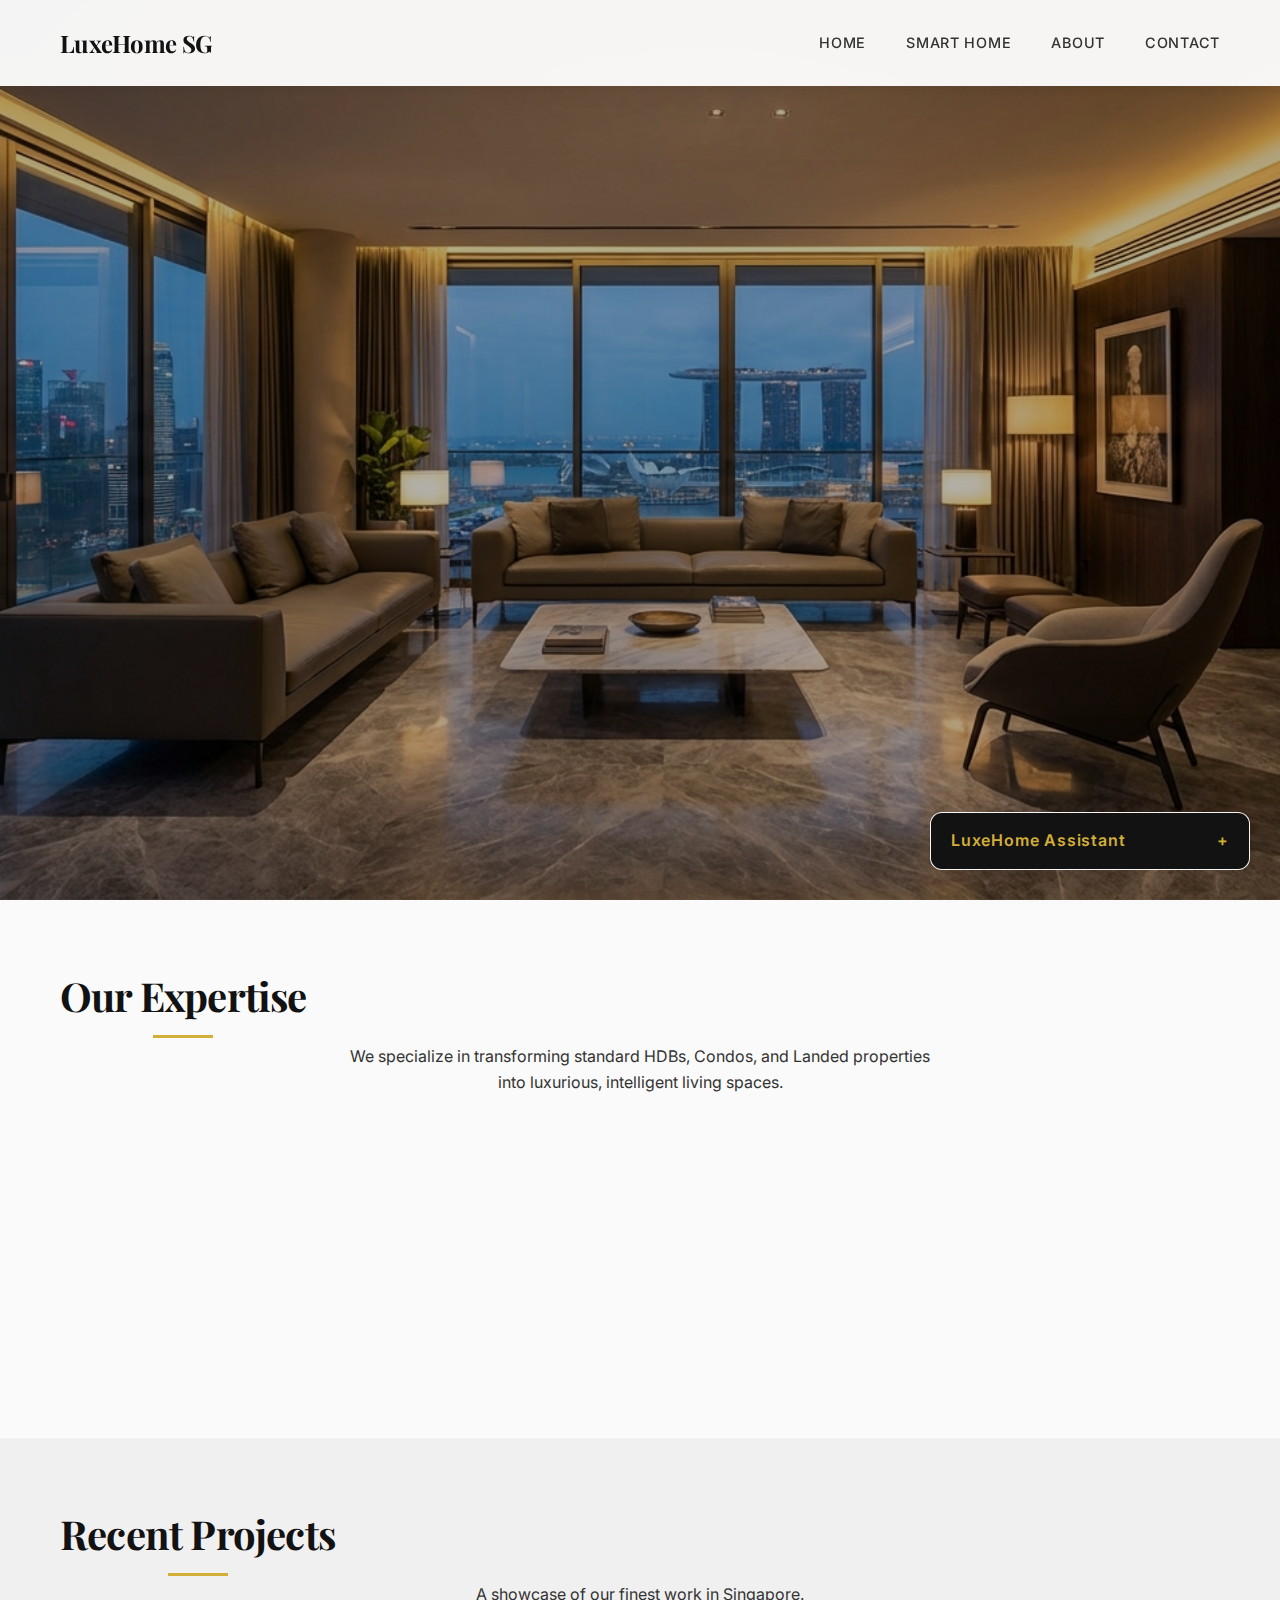
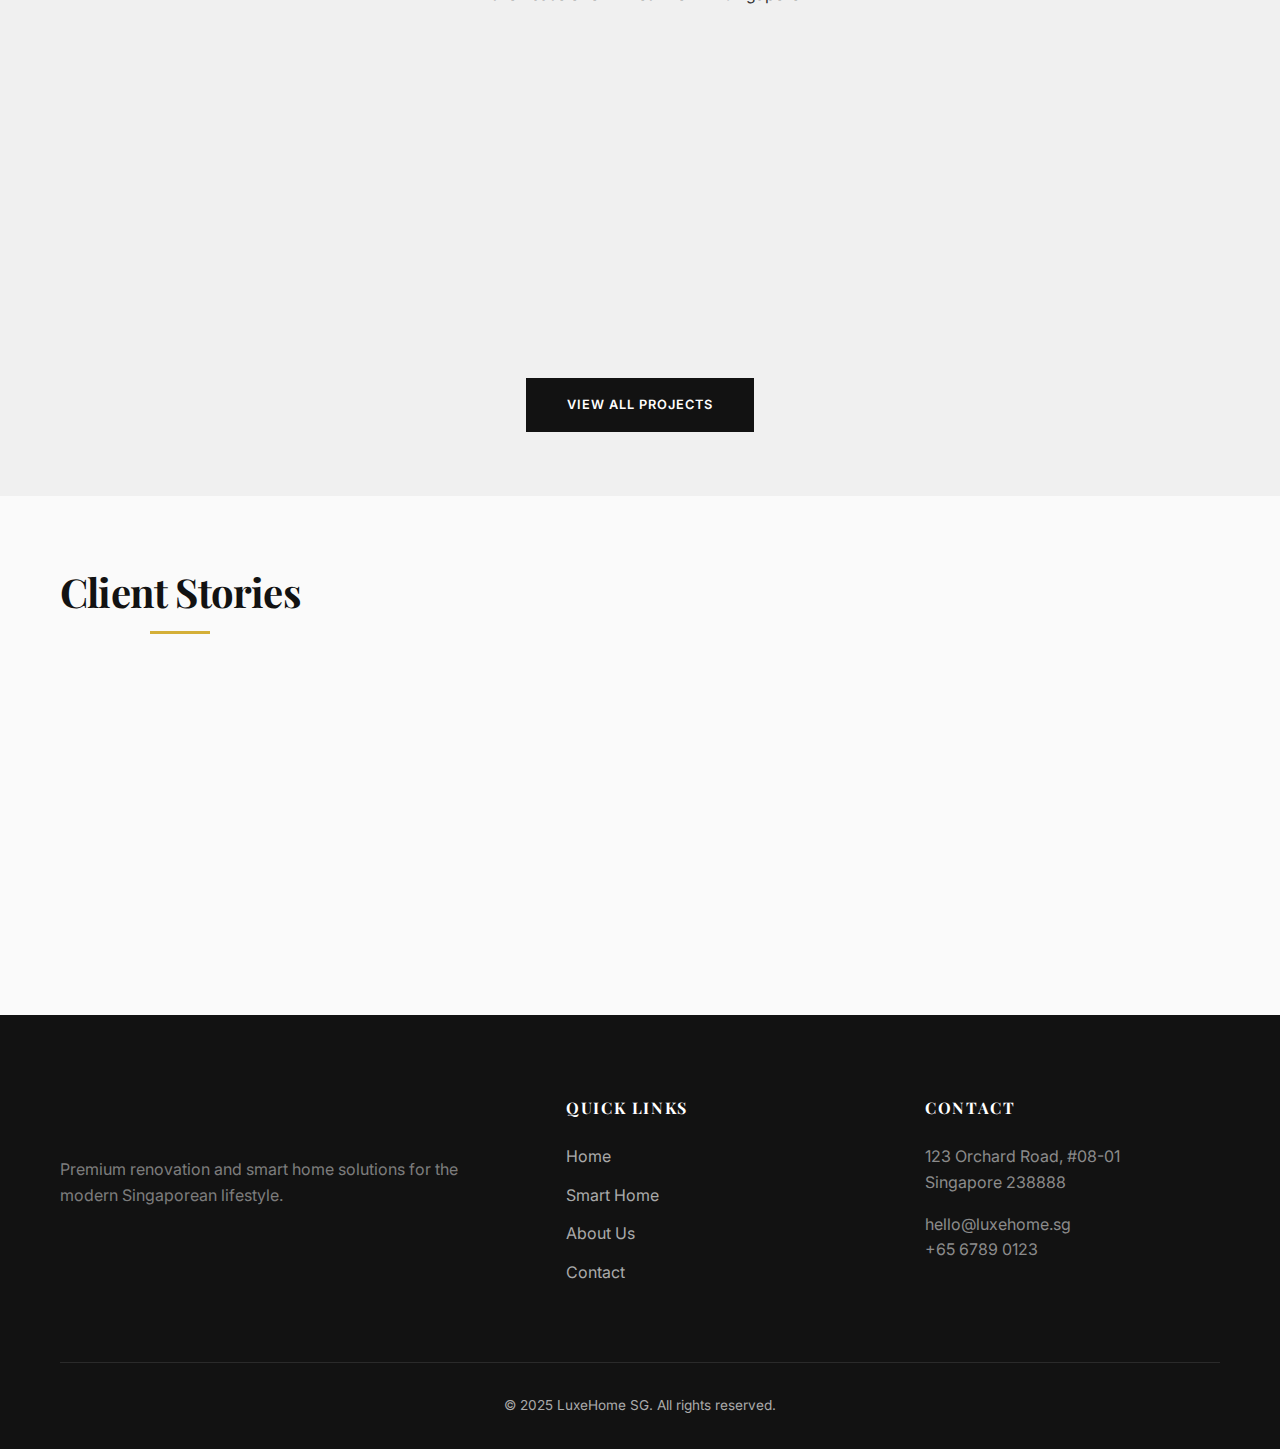
<file: index.html>
<!DOCTYPE html>
<html lang="en">

<head>
    <meta charset="UTF-8">
    <meta name="viewport" content="width=device-width, initial-scale=1.0">
    <title>LuxeHome SG | Premium Renovation & Smart Home Solutions</title>
    <meta name="description"
        content="Transform your Singapore home with premium renovation and smart home conversion services. Expert design, quality craftsmanship.">

    <!-- Google Fonts -->
    <link rel="preconnect" href="https://fonts.googleapis.com">
    <link rel="preconnect" href="https://fonts.gstatic.com" crossorigin>
    <link
        href="https://fonts.googleapis.com/css2?family=Inter:wght@300;400;600&family=Playfair+Display:wght@400;700&display=swap"
        rel="stylesheet">

    <!-- Styles -->
    <link rel="stylesheet" href="css/main.css">
</head>

<body>

    <!-- Navigation -->
    <nav class="navbar">
        <div class="container">
            <div class="logo">LuxeHome SG</div>
            <ul class="nav-links">
                <li><a href="index.html">Home</a></li>
                <li><a href="smart-home.html">Smart Home</a></li>
                <li><a href="about.html">About</a></li>
                <li><a href="contact.html">Contact</a></li>
            </ul>
        </div>
    </nav>

    <!-- Hero Section -->
    <header class="hero"
        style="background-image: linear-gradient(rgba(0,0,0,0.3), rgba(0,0,0,0.3)), url('assets/premium-hero.png'); height: 100vh; display: flex; align-items: center;">
        <div class="container text-center">
            <h1 class="text-white animate-fade-up">Redefining Singapore Living</h1>
            <p class="text-white animate-fade-up delay-100"
                style="font-size: 1.2rem; max-width: 700px; margin: 0 auto 2rem;">Experience the pinnacle of modern
                luxury. Premium renovation and smart home integration for discerning homeowners.</p>
            <div class="animate-fade-up delay-200">
                <a href="contact.html" class="btn btn-secondary">Request a Consultation</a>
            </div>
        </div>
    </header>

    <!-- Services Section -->
    <section class="section-padding" id="services">
        <div class="container">
            <h2 class="text-center">Our Expertise</h2>
            <p class="text-center" style="max-width: 600px; margin: 0 auto 3rem;">We specialize in transforming standard
                HDBs, Condos, and Landed properties into luxurious, intelligent living spaces.</p>

            <div class="grid-3">
                <!-- Service 1 -->
                <div class="card service-card animate-fade-up delay-100">
                    <h3 class="text-secondary">Full Renovation</h3>
                    <p>From hacking to carpentry, we handle every aspect of your home makeover with precision and
                        premium materials.</p>
                    <a href="contact.html" class="link-primary">Learn More</a>
                </div>

                <!-- Service 2 -->
                <div class="card service-card animate-fade-up delay-200">
                    <h3 class="text-secondary">Smart Home Conversion</h3>
                    <p>Integrate voice control, automated lighting, and security systems seamlessly into your new
                        design.</p>
                    <a href="smart-home.html" class="link-primary">Explore Tech</a>
                </div>

                <!-- Service 3 -->
                <div class="card service-card animate-fade-up delay-300">
                    <h3 class="text-secondary">Interior Styling</h3>
                    <p>Curated furniture selection and soft furnishings to complete the "Modern Luxury" look.</p>
                    <a href="about.html" class="link-primary">Our Process</a>
                </div>
            </div>
        </div>
    </section>

    <!-- Portfolio Section -->
    <section class="section-padding bg-light">
        <div class="container">
            <h2 class="text-center">Recent Projects</h2>
            <p class="text-center" style="margin-bottom: 3rem;">A showcase of our finest work in Singapore.</p>

            <div class="grid-3">
                <!-- Project 1 -->
                <div class="portfolio-item animate-fade-up delay-100">
                    <img src="assets/hero-bg.png" alt="Luxury Condo Renovation">
                    <div class="portfolio-overlay">
                        <h3>Orchard Residences</h3>
                        <p>Full Renovation • Smart Lighting</p>
                    </div>
                </div>
                <!-- Project 2 -->
                <div class="portfolio-item animate-fade-up delay-200">
                    <img src="assets/smart-home-bg.png" alt="Smart Home Setup">
                    <div class="portfolio-overlay">
                        <h3>Marina Bay Penthouse</h3>
                        <p>Smart Home Integration • Voice Control</p>
                    </div>
                </div>
                <!-- Project 3 -->
                <div class="portfolio-item animate-fade-up delay-300">
                    <img src="assets/about-bg.png" alt="Interior Design">
                    <div class="portfolio-overlay">
                        <h3>Sentosa Cove Villa</h3>
                        <p>Interior Styling • Custom Carpentry</p>
                    </div>
                </div>
            </div>

            <div class="text-center" style="margin-top: 3rem;">
                <a href="contact.html" class="btn">View All Projects</a>
            </div>
        </div>
    </section>

    <!-- Testimonials Section -->
    <section class="section-padding">
        <div class="container">
            <h2 class="text-center">Client Stories</h2>
            <div class="grid-2" style="margin-top: 3rem;">
                <div class="testimonial-card animate-fade-up delay-100">
                    <p class="testimonial-text">"LuxeHome transformed our HDB into a smart sanctuary. The
                        voice-controlled lighting is a game changer!"</p>
                    <h4>Sarah Tan</h4>
                    <p class="text-muted">Punggol Waterway</p>
                </div>
                <div class="testimonial-card animate-fade-up delay-200">
                    <p class="testimonial-text">"Professional, timely, and the design sense is impeccable. They
                        understood exactly what we wanted."</p>
                    <h4>James Lim</h4>
                    <p class="text-muted">River Valley Condo</p>
                </div>
            </div>
        </div>
    </section>

    <!-- Footer -->
    <footer class="footer">
        <div class="container">
            <div class="footer-grid">
                <div>
                    <div class="logo text-white" style="margin-bottom: 1.5rem;">LuxeHome SG</div>
                    <p style="opacity: 0.7;">Premium renovation and smart home solutions for the modern Singaporean
                        lifestyle.</p>
                </div>
                <div>
                    <h4 class="text-white">Quick Links</h4>
                    <ul class="footer-links">
                        <li><a href="index.html">Home</a></li>
                        <li><a href="smart-home.html">Smart Home</a></li>
                        <li><a href="about.html">About Us</a></li>
                        <li><a href="contact.html">Contact</a></li>
                    </ul>
                </div>
                <div>
                    <h4 class="text-white">Contact</h4>
                    <p style="opacity: 0.8;">123 Orchard Road, #08-01<br>Singapore 238888</p>
                    <p style="opacity: 0.8; margin-top: 1rem;">hello@luxehome.sg<br>+65 6789 0123</p>
                </div>
            </div>
            <div class="footer-bottom">
                &copy; 2025 LuxeHome SG. All rights reserved.
            </div>
        </div>
    </footer>

    <!-- Scripts -->
    <script src="js/main.js"></script>
</body>

</html>
</file>
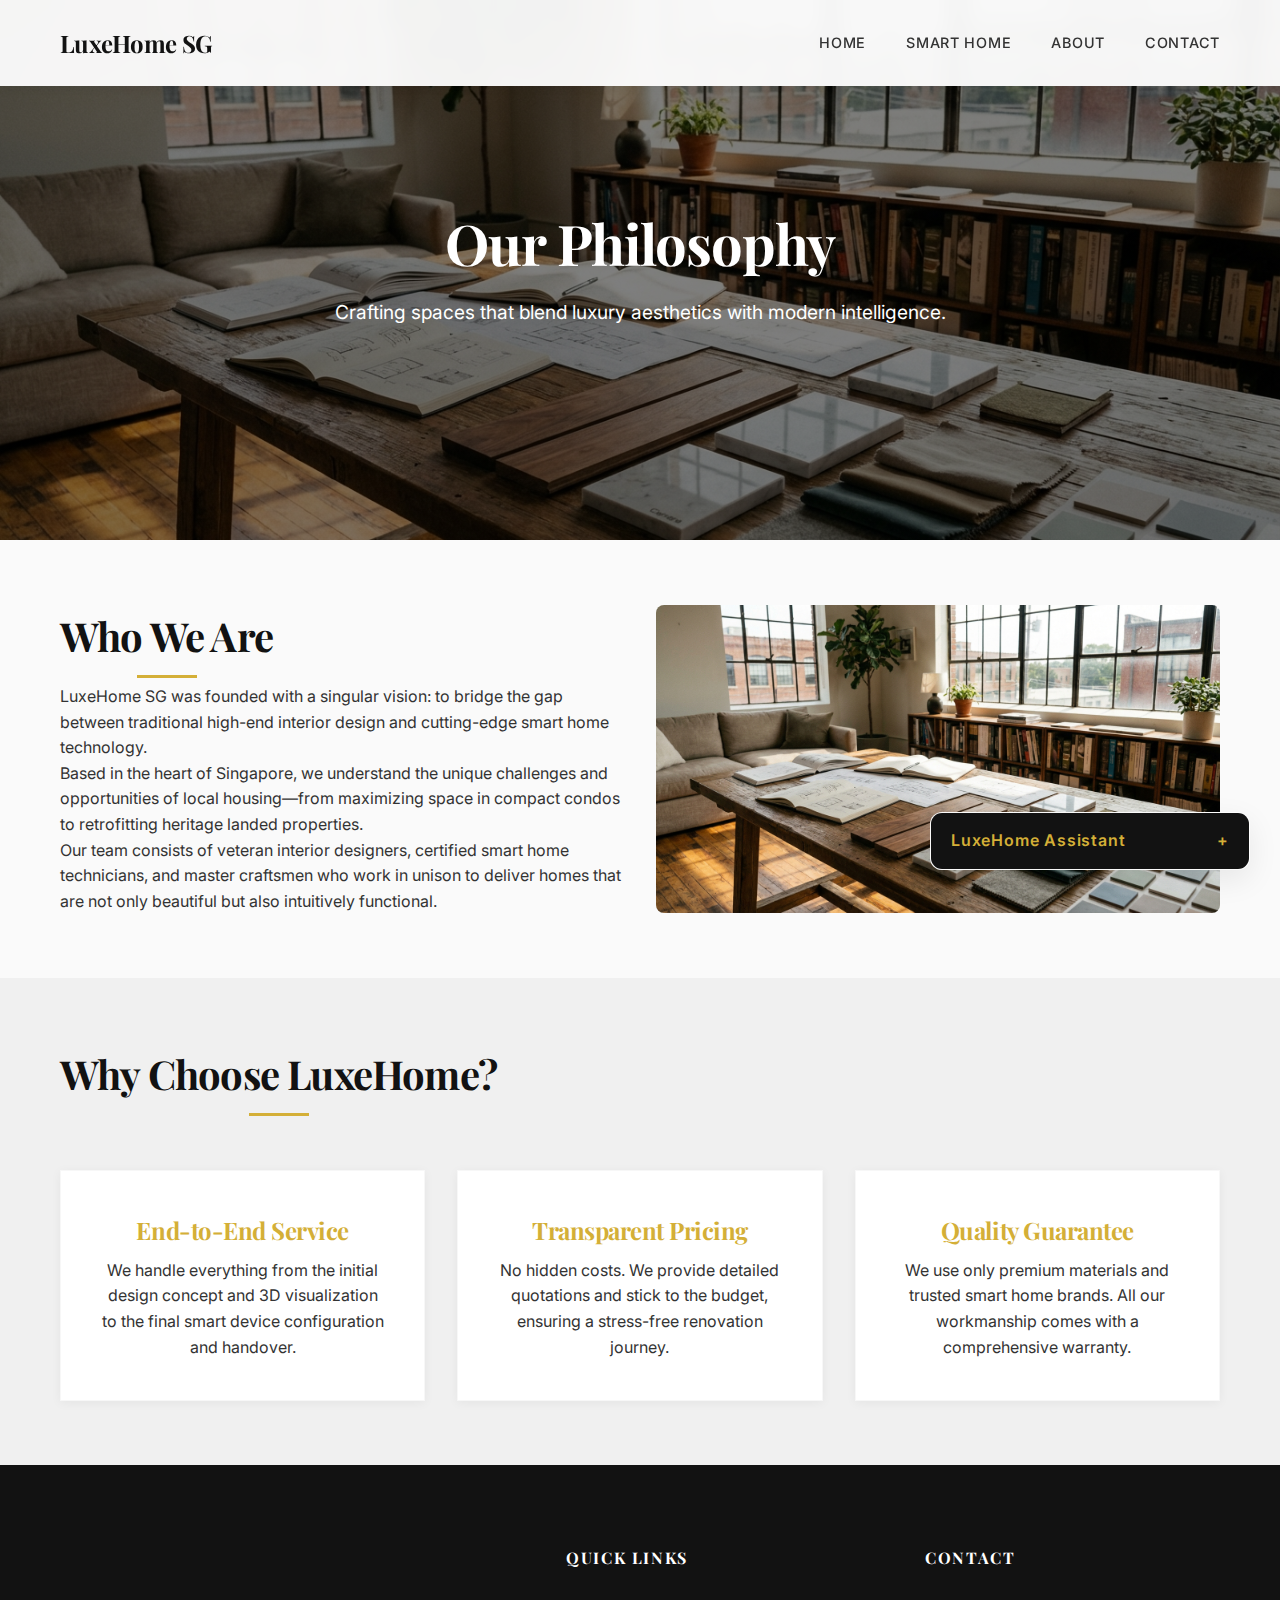
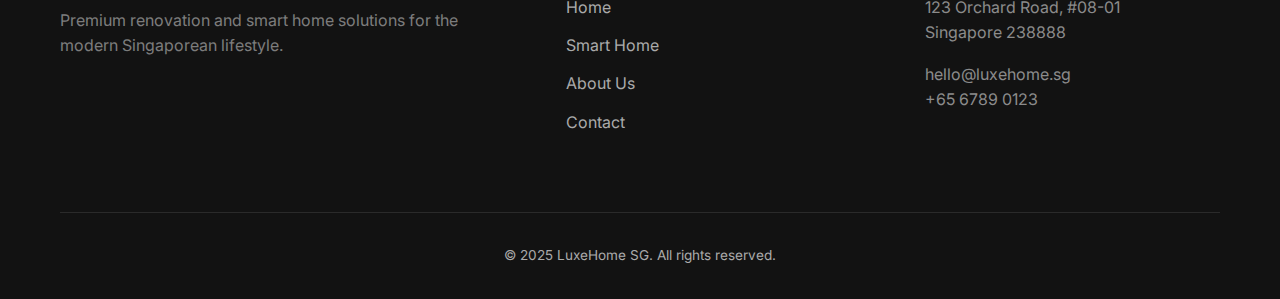
<file: about.html>
<!DOCTYPE html>
<html lang="en">

<head>
    <meta charset="UTF-8">
    <meta name="viewport" content="width=device-width, initial-scale=1.0">
    <title>About Us | LuxeHome SG</title>
    <meta name="description"
        content="Learn about LuxeHome SG, Singapore's premier renovation and smart home specialists.">
    <link rel="preconnect" href="https://fonts.googleapis.com">
    <link rel="preconnect" href="https://fonts.gstatic.com" crossorigin>
    <link
        href="https://fonts.googleapis.com/css2?family=Inter:wght@300;400;600&family=Playfair+Display:wght@400;700&display=swap"
        rel="stylesheet">
    <link rel="stylesheet" href="css/main.css">
</head>

<body>
    <nav class="navbar">
        <div class="container">
            <div class="logo">LuxeHome SG</div>
            <ul class="nav-links">
                <li><a href="index.html">Home</a></li>
                <li><a href="smart-home.html">Smart Home</a></li>
                <li><a href="about.html" class="active">About</a></li>
                <li><a href="contact.html">Contact</a></li>
            </ul>
        </div>
    </nav>

    <header class="hero hero-about"
        style="background-image: linear-gradient(rgba(0,0,0,0.5), rgba(0,0,0,0.5)), url('assets/about-bg.png'); height: 60vh; display: flex; align-items: center;">
        <div class="container text-center">
            <h1 class="text-white">Our Philosophy</h1>
            <p class="text-white" style="font-size: 1.2rem; max-width: 700px; margin: 0 auto;">Crafting spaces that
                blend luxury aesthetics with modern intelligence.</p>
        </div>
    </header>

    <section class="section-padding">
        <div class="container">
            <div class="grid-2" style="align-items: center;">
                <div>
                    <h2>Who We Are</h2>
                    <p>LuxeHome SG was founded with a singular vision: to bridge the gap between
                        traditional high-end interior design and cutting-edge smart home technology.</p>
                    <p>Based in the heart of Singapore, we understand the unique challenges and
                        opportunities of local housing—from maximizing space in compact condos to
                        retrofitting heritage landed properties.</p>
                    <p>Our team consists of veteran interior designers, certified smart home
                        technicians, and master craftsmen who work in unison to deliver homes that are
                        not only beautiful but also intuitively functional.</p>
                </div>
                <div>
                    <img src="assets/about-bg.png" alt="Our Team at Work"
                        style="border-radius: 8px; box-shadow: var(--shadow-card);">
                </div>
            </div>
        </div>
    </section>

    <section class="section-padding bg-light">
        <div class="container">
            <h2 class="text-center">Why Choose LuxeHome?</h2>
            <div class="grid-3" style="margin-top: 3rem;">
                <div class="card text-center">
                    <h3 class="text-secondary">End-to-End Service</h3>
                    <p>We handle everything from the initial design concept and 3D visualization to the
                        final smart device configuration and handover.</p>
                </div>
                <div class="card text-center">
                    <h3 class="text-secondary">Transparent Pricing</h3>
                    <p>No hidden costs. We provide detailed quotations and stick to the budget, ensuring
                        a stress-free renovation journey.</p>
                </div>
                <div class="card text-center">
                    <h3 class="text-secondary">Quality Guarantee</h3>
                    <p>We use only premium materials and trusted smart home brands. All our workmanship
                        comes with a comprehensive warranty.</p>
                </div>
            </div>
        </div>
    </section>

    <!-- Footer -->
    <footer class="footer">
        <div class="container">
            <div class="footer-grid">
                <div>
                    <div class="logo text-white" style="margin-bottom: 1.5rem;">LuxeHome SG</div>
                    <p style="opacity: 0.7;">Premium renovation and smart home solutions for the modern
                        Singaporean lifestyle.</p>
                </div>
                <div>
                    <h4 class="text-white">Quick Links</h4>
                    <ul class="footer-links">
                        <li><a href="index.html">Home</a></li>
                        <li><a href="smart-home.html">Smart Home</a></li>
                        <li><a href="about.html">About Us</a></li>
                        <li><a href="contact.html">Contact</a></li>
                    </ul>
                </div>
                <div>
                    <h4 class="text-white">Contact</h4>
                    <p style="opacity: 0.8;">123 Orchard Road, #08-01<br>Singapore 238888</p>
                    <p style="opacity: 0.8; margin-top: 1rem;">hello@luxehome.sg<br>+65 6789 0123</p>
                </div>
            </div>
            <div class="footer-bottom">
                &copy; 2025 LuxeHome SG. All rights reserved.
            </div>
        </div>
    </footer>

    <script src="js/main.js"></script>
</body>

</html>
</file>
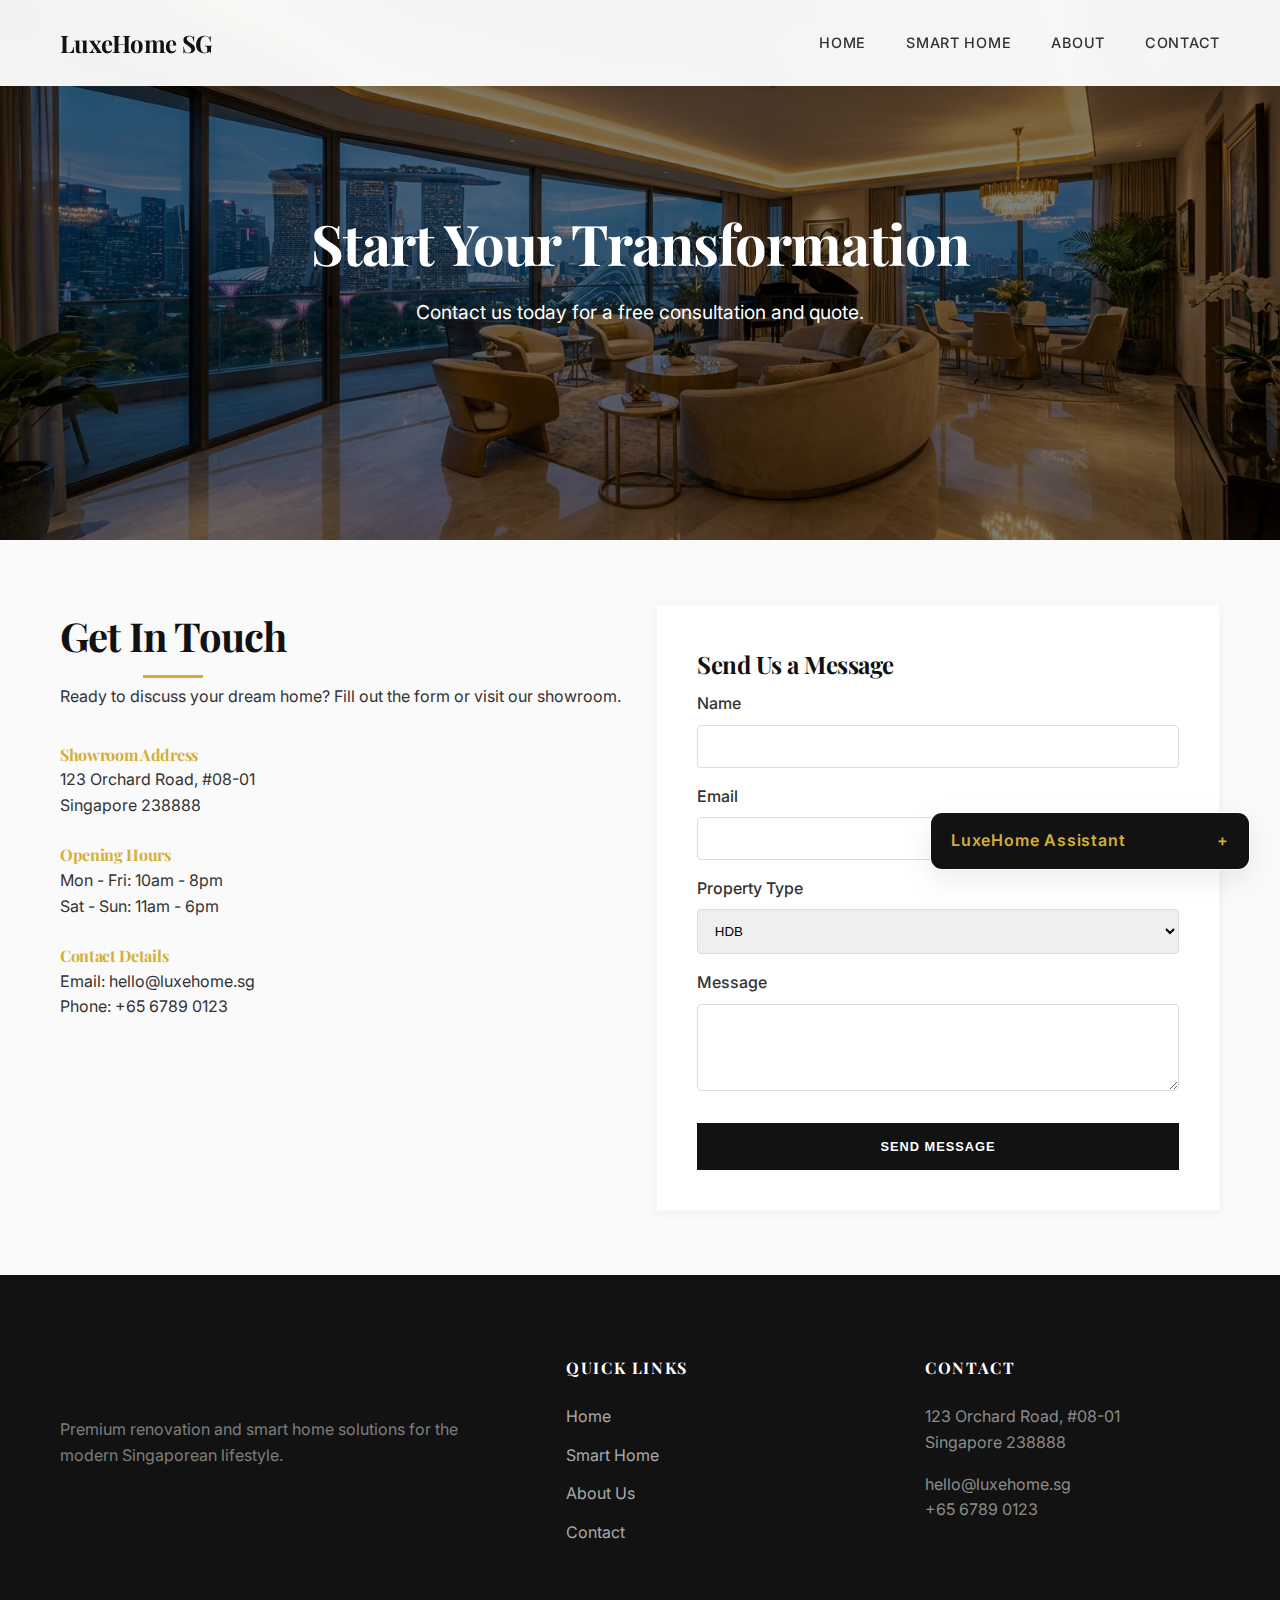
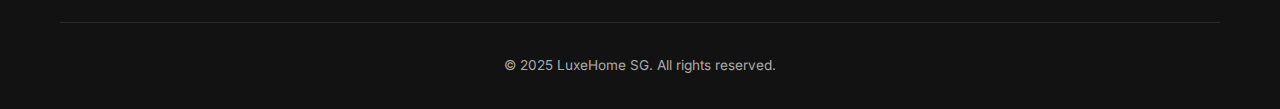
<file: contact.html>
<!DOCTYPE html>
<html lang="en">

<head>
    <meta charset="UTF-8">
    <meta name="viewport" content="width=device-width, initial-scale=1.0">
    <title>Contact Us | LuxeHome SG</title>
    <meta name="description" content="Get in touch with LuxeHome SG for your renovation or smart home project.">
    <link rel="preconnect" href="https://fonts.googleapis.com">
    <link rel="preconnect" href="https://fonts.gstatic.com" crossorigin>
    <link
        href="https://fonts.googleapis.com/css2?family=Inter:wght@300;400;600&family=Playfair+Display:wght@400;700&display=swap"
        rel="stylesheet">
    <link rel="stylesheet" href="css/main.css">
</head>

<body>
    <nav class="navbar">
        <div class="container">
            <div class="logo">LuxeHome SG</div>
            <ul class="nav-links">
                <li><a href="index.html">Home</a></li>
                <li><a href="smart-home.html">Smart Home</a></li>
                <li><a href="about.html">About</a></li>
                <li><a href="contact.html" class="active">Contact</a></li>
            </ul>
        </div>
    </nav>

    <header class="hero hero-contact"
        style="background-image: linear-gradient(rgba(0,0,0,0.5), rgba(0,0,0,0.5)), url('assets/hero-bg.png'); height: 60vh; display: flex; align-items: center;">
        <div class="container text-center">
            <h1 class="text-white">Start Your Transformation</h1>
            <p class="text-white" style="font-size: 1.2rem; max-width: 700px; margin: 0 auto;">Contact us today for a
                free consultation and quote.</p>
        </div>
    </header>

    <section class="section-padding">
        <div class="container">
            <div class="grid-2">
                <!-- Contact Info -->
                <div>
                    <h2>Get In Touch</h2>
                    <p>Ready to discuss your dream home? Fill out the form or visit our showroom.</p>

                    <div style="margin-top: 2rem;">
                        <div style="margin-bottom: 1.5rem;">
                            <h4 class="text-secondary">Showroom Address</h4>
                            <p>123 Orchard Road, #08-01<br>Singapore 238888</p>
                        </div>
                        <div style="margin-bottom: 1.5rem;">
                            <h4 class="text-secondary">Opening Hours</h4>
                            <p>Mon - Fri: 10am - 8pm<br>Sat - Sun: 11am - 6pm</p>
                        </div>
                        <div style="margin-bottom: 1.5rem;">
                            <h4 class="text-secondary">Contact Details</h4>
                            <p>Email: hello@luxehome.sg<br>Phone: +65 6789 0123</p>
                        </div>
                    </div>
                </div>

                <!-- Contact Form -->
                <div class="card">
                    <h3>Send Us a Message</h3>
                    <form id="contactForm"
                        onsubmit="event.preventDefault(); alert('Thank you! We will contact you shortly.');">
                        <div style="margin-bottom: 1rem;">
                            <label for="name"
                                style="display: block; margin-bottom: 0.5rem; font-weight: 500;">Name</label>
                            <input type="text" id="name" required
                                style="width: 100%; padding: 0.8rem; border: 1px solid #ddd; border-radius: 4px;">
                        </div>
                        <div style="margin-bottom: 1rem;">
                            <label for="email"
                                style="display: block; margin-bottom: 0.5rem; font-weight: 500;">Email</label>
                            <input type="email" id="email" required
                                style="width: 100%; padding: 0.8rem; border: 1px solid #ddd; border-radius: 4px;">
                        </div>
                        <div style="margin-bottom: 1rem;">
                            <label for="property"
                                style="display: block; margin-bottom: 0.5rem; font-weight: 500;">Property
                                Type</label>
                            <select id="property"
                                style="width: 100%; padding: 0.8rem; border: 1px solid #ddd; border-radius: 4px;">
                                <option>HDB</option>
                                <option>Condo</option>
                                <option>Landed</option>
                                <option>Commercial</option>
                            </select>
                        </div>
                        <div style="margin-bottom: 1.5rem;">
                            <label for="message"
                                style="display: block; margin-bottom: 0.5rem; font-weight: 500;">Message</label>
                            <textarea id="message" rows="4" required
                                style="width: 100%; padding: 0.8rem; border: 1px solid #ddd; border-radius: 4px;"></textarea>
                        </div>
                        <button type="submit" class="btn" style="width: 100%; border: none;">Send
                            Message</button>
                    </form>
                </div>
            </div>
        </div>
    </section>

    <!-- Footer -->
    <footer class="footer">
        <div class="container">
            <div class="footer-grid">
                <div>
                    <div class="logo text-white" style="margin-bottom: 1.5rem;">LuxeHome SG</div>
                    <p style="opacity: 0.7;">Premium renovation and smart home solutions for the modern
                        Singaporean lifestyle.</p>
                </div>
                <div>
                    <h4 class="text-white">Quick Links</h4>
                    <ul class="footer-links">
                        <li><a href="index.html">Home</a></li>
                        <li><a href="smart-home.html">Smart Home</a></li>
                        <li><a href="about.html">About Us</a></li>
                        <li><a href="contact.html">Contact</a></li>
                    </ul>
                </div>
                <div>
                    <h4 class="text-white">Contact</h4>
                    <p style="opacity: 0.8;">123 Orchard Road, #08-01<br>Singapore 238888</p>
                    <p style="opacity: 0.8; margin-top: 1rem;">hello@luxehome.sg<br>+65 6789 0123</p>
                </div>
            </div>
            <div class="footer-bottom">
                &copy; 2025 LuxeHome SG. All rights reserved.
            </div>
        </div>
    </footer>

    <script src="js/main.js"></script>
</body>

</html>
</file>
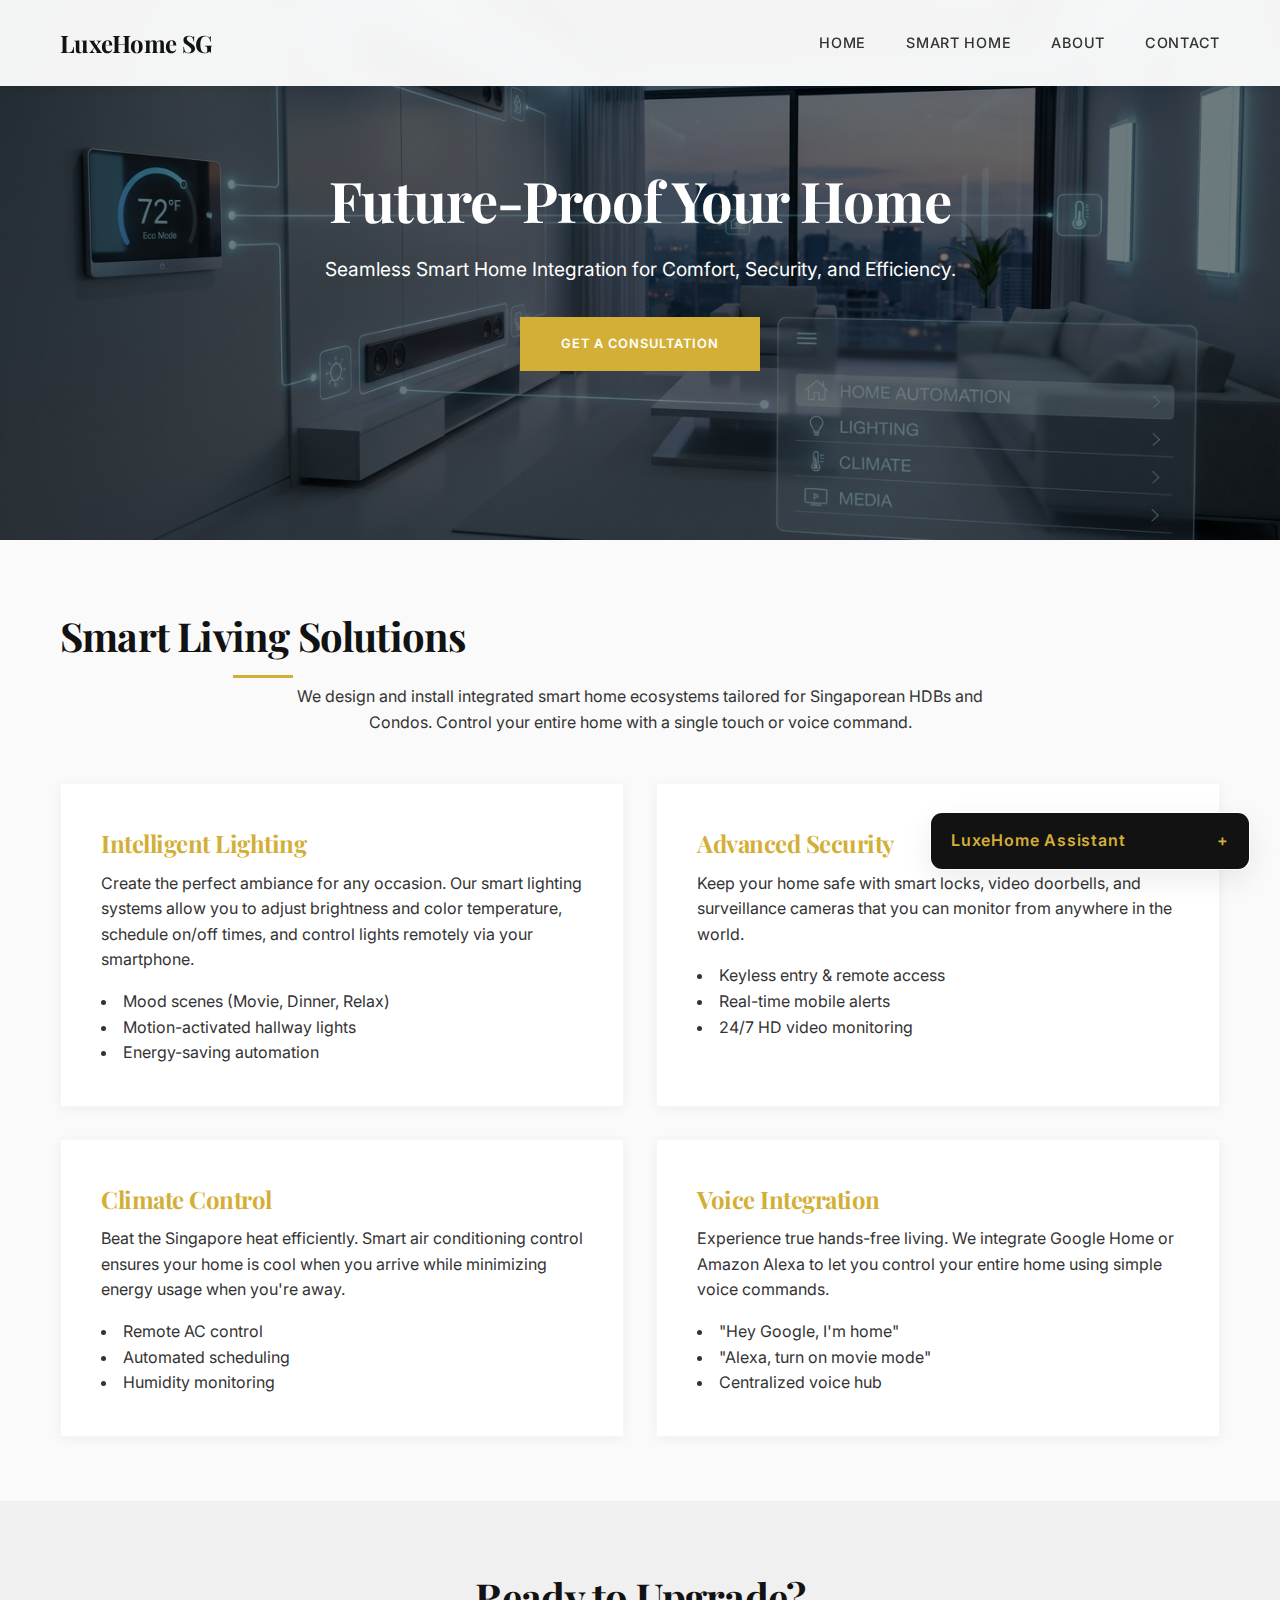
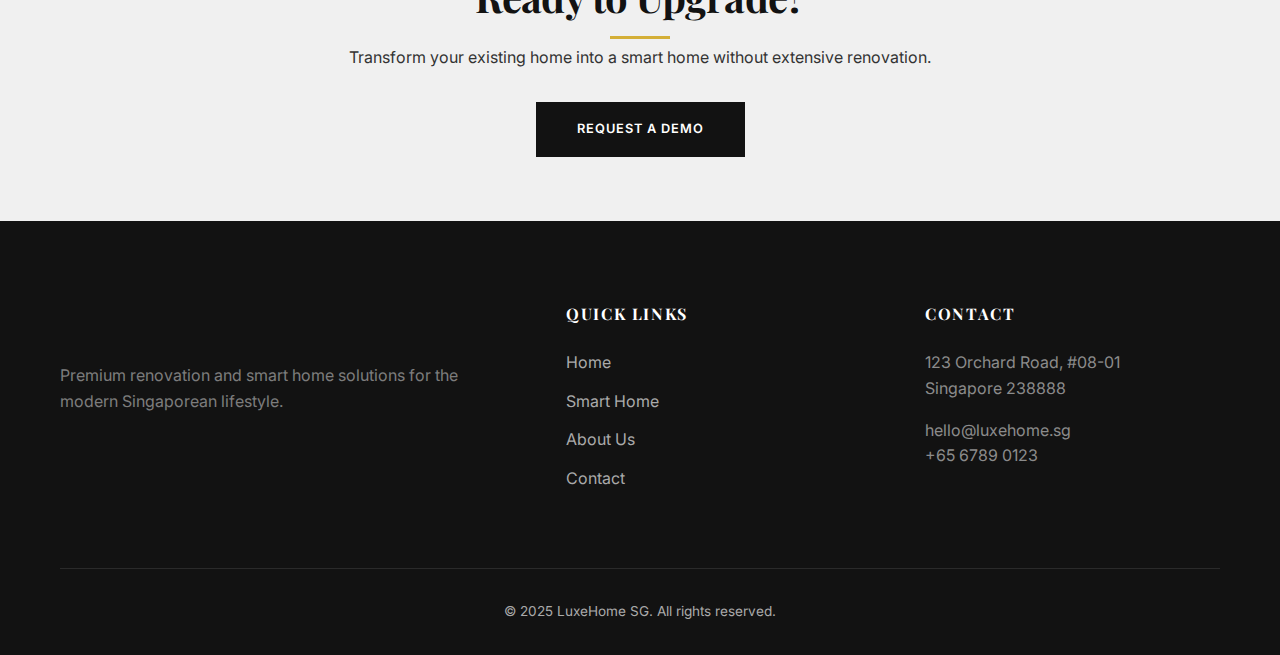
<file: smart-home.html>
<!DOCTYPE html>
<html lang="en">

<head>
    <meta charset="UTF-8">
    <meta name="viewport" content="width=device-width, initial-scale=1.0">
    <title>Smart Home Conversion | LuxeHome SG</title>
    <meta name="description"
        content="Upgrade your Singapore home with cutting-edge smart home technology. Seamless integration for lighting, security, and climate control.">
    <link rel="preconnect" href="https://fonts.googleapis.com">
    <link rel="preconnect" href="https://fonts.gstatic.com" crossorigin>
    <link
        href="https://fonts.googleapis.com/css2?family=Inter:wght@300;400;600&family=Playfair+Display:wght@400;700&display=swap"
        rel="stylesheet">
    <link rel="stylesheet" href="css/main.css">
</head>

<body>
    <nav class="navbar">
        <div class="container">
            <div class="logo">LuxeHome SG</div>
            <ul class="nav-links">
                <li><a href="index.html">Home</a></li>
                <li><a href="smart-home.html" class="active">Smart Home</a></li>
                <li><a href="about.html">About</a></li>
                <li><a href="contact.html">Contact</a></li>
            </ul>
        </div>
    </nav>

    <header class="hero hero-smart"
        style="background-image: linear-gradient(rgba(0,0,0,0.5), rgba(0,0,0,0.5)), url('assets/smart-home-bg.png'); height: 60vh; display: flex; align-items: center;">
        <div class="container text-center">
            <h1 class="text-white">Future-Proof Your Home</h1>
            <p class="text-white" style="font-size: 1.2rem; max-width: 700px; margin: 0 auto 2rem;">Seamless Smart Home
                Integration for Comfort, Security, and Efficiency.</p>
            <a href="contact.html" class="btn btn-secondary">Get a Consultation</a>
        </div>
    </header>

    <section class="section-padding">
        <div class="container">
            <h2 class="text-center">Smart Living Solutions</h2>
            <p class="text-center" style="max-width: 700px; margin: 0 auto 3rem;">We design and install
                integrated smart home ecosystems tailored for Singaporean HDBs and Condos. Control your
                entire home with a single touch or voice command.</p>

            <div class="grid-2">
                <div class="card">
                    <h3 class="text-secondary">Intelligent Lighting</h3>
                    <p>Create the perfect ambiance for any occasion. Our smart lighting systems allow
                        you to adjust brightness and color temperature, schedule on/off times, and
                        control lights remotely via your smartphone.</p>
                    <ul style="list-style-position: inside; margin-top: 1rem;">
                        <li>Mood scenes (Movie, Dinner, Relax)</li>
                        <li>Motion-activated hallway lights</li>
                        <li>Energy-saving automation</li>
                    </ul>
                </div>
                <div class="card">
                    <h3 class="text-secondary">Advanced Security</h3>
                    <p>Keep your home safe with smart locks, video doorbells, and surveillance cameras
                        that you can monitor from anywhere in the world.</p>
                    <ul style="list-style-position: inside; margin-top: 1rem;">
                        <li>Keyless entry & remote access</li>
                        <li>Real-time mobile alerts</li>
                        <li>24/7 HD video monitoring</li>
                    </ul>
                </div>
                <div class="card">
                    <h3 class="text-secondary">Climate Control</h3>
                    <p>Beat the Singapore heat efficiently. Smart air conditioning control ensures your
                        home is cool when you arrive while minimizing energy usage when you're away.</p>
                    <ul style="list-style-position: inside; margin-top: 1rem;">
                        <li>Remote AC control</li>
                        <li>Automated scheduling</li>
                        <li>Humidity monitoring</li>
                    </ul>
                </div>
                <div class="card">
                    <h3 class="text-secondary">Voice Integration</h3>
                    <p>Experience true hands-free living. We integrate Google Home or Amazon Alexa to
                        let you control your entire home using simple voice commands.</p>
                    <ul style="list-style-position: inside; margin-top: 1rem;">
                        <li>"Hey Google, I'm home"</li>
                        <li>"Alexa, turn on movie mode"</li>
                        <li>Centralized voice hub</li>
                    </ul>
                </div>
            </div>
        </div>
    </section>

    <section class="section-padding bg-light">
        <div class="container text-center">
            <h2>Ready to Upgrade?</h2>
            <p style="margin-bottom: 2rem;">Transform your existing home into a smart home without
                extensive renovation.</p>
            <a href="contact.html" class="btn">Request a Demo</a>
        </div>
    </section>

    <!-- Footer -->
    <footer class="footer">
        <div class="container">
            <div class="footer-grid">
                <div>
                    <div class="logo text-white" style="margin-bottom: 1.5rem;">LuxeHome SG</div>
                    <p style="opacity: 0.7;">Premium renovation and smart home solutions for the modern
                        Singaporean lifestyle.</p>
                </div>
                <div>
                    <h4 class="text-white">Quick Links</h4>
                    <ul class="footer-links">
                        <li><a href="index.html">Home</a></li>
                        <li><a href="smart-home.html">Smart Home</a></li>
                        <li><a href="about.html">About Us</a></li>
                        <li><a href="contact.html">Contact</a></li>
                    </ul>
                </div>
                <div>
                    <h4 class="text-white">Contact</h4>
                    <p style="opacity: 0.8;">123 Orchard Road, #08-01<br>Singapore 238888</p>
                    <p style="opacity: 0.8; margin-top: 1rem;">hello@luxehome.sg<br>+65 6789 0123</p>
                </div>
            </div>
            <div class="footer-bottom">
                &copy; 2025 LuxeHome SG. All rights reserved.
            </div>
        </div>
    </footer>

    <script src="js/main.js"></script>
</body>

</html>
</file>
<file: css/main.css>
:root {
    /* Premium Palette */
    --color-primary: #121212;
    /* Deep Charcoal */
    --color-secondary: #D4AF37;
    /* Champagne Gold */
    --color-text: #333333;
    --color-bg: #FAFAFA;
    /* Alabaster */
    --color-white: #FFFFFF;
    --color-light-gray: #F0F0F0;

    /* Typography */
    --font-heading: 'Playfair Display', serif;
    --font-body: 'Inter', sans-serif;

    /* Spacing */
    --spacing-sm: 0.5rem;
    --spacing-md: 1rem;
    --spacing-lg: 2rem;
    --spacing-xl: 4rem;

    /* Shadows & Transitions */
    --shadow-sm: 0 2px 10px rgba(0, 0, 0, 0.05);
    --shadow-md: 0 10px 30px rgba(0, 0, 0, 0.08);
    --transition-fast: 0.3s ease;
    --transition-smooth: 0.6s cubic-bezier(0.22, 1, 0.36, 1);
}

* {
    margin: 0;
    padding: 0;
    box-sizing: border-box;
}

body {
    font-family: var(--font-body);
    color: var(--color-text);
    line-height: 1.6;
    background-color: var(--color-bg);
    overflow-x: hidden;
}

h1,
h2,
h3,
h4 {
    font-family: var(--font-heading);
    color: var(--color-primary);
    font-weight: 700;
    letter-spacing: -0.02em;
}

h1 {
    font-size: 3.5rem;
    line-height: 1.1;
    margin-bottom: 1.5rem;
}

h2 {
    font-size: 2.5rem;
    margin-bottom: 1rem;
    position: relative;
    display: inline-block;
}

h2::after {
    content: '';
    position: absolute;
    bottom: -10px;
    left: 50%;
    transform: translateX(-50%);
    width: 60px;
    height: 3px;
    background-color: var(--color-secondary);
}

h3 {
    font-size: 1.5rem;
    margin-bottom: 0.5rem;
}

a {
    text-decoration: none;
    color: inherit;
    transition: var(--transition-fast);
}

img {
    max-width: 100%;
    display: block;
}

.container {
    max-width: 1200px;
    margin: 0 auto;
    padding: 0 20px;
}

.text-center {
    text-align: center;
}

.text-white {
    color: var(--color-white);
}

.text-secondary {
    color: var(--color-secondary);
}

.text-muted {
    color: #666;
    font-size: 0.9rem;
}

.bg-light {
    background-color: var(--color-light-gray);
}

.section-padding {
    padding: var(--spacing-xl) 0;
}

/* Buttons */
.btn {
    display: inline-block;
    padding: 1rem 2.5rem;
    background-color: var(--color-primary);
    color: var(--color-white);
    font-weight: 600;
    border: 1px solid var(--color-primary);
    border-radius: 0;
    /* Sharp edges for luxury feel */
    text-transform: uppercase;
    letter-spacing: 1px;
    font-size: 0.8rem;
}

.btn:hover {
    background-color: transparent;
    color: var(--color-primary);
}

.btn-secondary {
    background-color: var(--color-secondary);
    border-color: var(--color-secondary);
    color: var(--color-white);
}

.btn-secondary:hover {
    background-color: transparent;
    color: var(--color-secondary);
}

.link-primary {
    color: var(--color-primary);
    font-weight: 600;
    border-bottom: 1px solid var(--color-secondary);
    padding-bottom: 2px;
}

.link-primary:hover {
    color: var(--color-secondary);
}

/* Navbar */
.navbar {
    position: fixed;
    top: 0;
    left: 0;
    width: 100%;
    background-color: rgba(255, 255, 255, 0.95);
    padding: 1.5rem 0;
    z-index: 1000;
    box-shadow: var(--shadow-sm);
    backdrop-filter: blur(10px);
}

.navbar .container {
    display: flex;
    justify-content: space-between;
    align-items: center;
}

.logo {
    font-family: var(--font-heading);
    font-size: 1.5rem;
    font-weight: 700;
    color: var(--color-primary);
    letter-spacing: -0.03em;
}

.nav-links {
    display: flex;
    list-style: none;
    gap: 2.5rem;
}

.nav-links a {
    font-size: 0.9rem;
    font-weight: 500;
    text-transform: uppercase;
    letter-spacing: 0.05em;
}

.nav-links a:hover {
    color: var(--color-secondary);
}

/* Hero Section */
.hero {
    background-size: cover;
    background-position: center;
    position: relative;
}

/* Cards */
.card {
    background: var(--color-white);
    padding: 2.5rem;
    box-shadow: var(--shadow-sm);
    transition: var(--transition-smooth);
    border: 1px solid rgba(0, 0, 0, 0.03);
}

.card:hover {
    transform: translateY(-10px);
    box-shadow: var(--shadow-md);
}

.grid-3 {
    display: grid;
    grid-template-columns: repeat(auto-fit, minmax(350px, 1fr));
    gap: 2rem;
}

.grid-2 {
    display: grid;
    grid-template-columns: repeat(auto-fit, minmax(400px, 1fr));
    gap: 2rem;
}

/* Portfolio */
.portfolio-item {
    position: relative;
    overflow: hidden;
    aspect-ratio: 4/3;
}

.portfolio-item img {
    width: 100%;
    height: 100%;
    object-fit: cover;
    transition: transform 0.8s ease;
}

.portfolio-item:hover img {
    transform: scale(1.05);
}

.portfolio-overlay {
    position: absolute;
    bottom: 0;
    left: 0;
    width: 100%;
    padding: 2rem;
    background: linear-gradient(to top, rgba(0, 0, 0, 0.8), transparent);
    color: white;
    opacity: 0;
    transform: translateY(20px);
    transition: var(--transition-fast);
}

.portfolio-item:hover .portfolio-overlay {
    opacity: 1;
    transform: translateY(0);
}

/* Testimonials */
.testimonial-card {
    background: var(--color-white);
    padding: 3rem;
    text-align: center;
    border: 1px solid rgba(0, 0, 0, 0.05);
}

.testimonial-text {
    font-family: var(--font-heading);
    font-size: 1.2rem;
    font-style: italic;
    margin-bottom: 1.5rem;
    color: #555;
}

/* Footer */
.footer {
    background-color: var(--color-primary);
    color: #aaa;
    padding: 5rem 0 2rem;
}

.footer-grid {
    display: grid;
    grid-template-columns: 1.5fr 1fr 1fr;
    gap: 4rem;
    margin-bottom: 4rem;
}

.footer h4 {
    color: var(--color-white);
    margin-bottom: 1.5rem;
    font-size: 1rem;
    text-transform: uppercase;
    letter-spacing: 0.1em;
}

.footer-links {
    list-style: none;
}

.footer-links li {
    margin-bottom: 0.8rem;
}

.footer-links a:hover {
    color: var(--color-secondary);
}

.footer-bottom {
    border-top: 1px solid rgba(255, 255, 255, 0.1);
    padding-top: 2rem;
    text-align: center;
    font-size: 0.85rem;
}

/* Animations */
@keyframes fadeUp {
    from {
        opacity: 0;
        transform: translateY(30px);
    }

    to {
        opacity: 1;
        transform: translateY(0);
    }
}

.animate-fade-up {
    animation: fadeUp 1s cubic-bezier(0.22, 1, 0.36, 1) forwards;
    opacity: 0;
    /* Start hidden */
}

.delay-100 {
    animation-delay: 0.1s;
}

.delay-200 {
    animation-delay: 0.2s;
}

.delay-300 {
    animation-delay: 0.3s;
}

/* Chatbot Styles */
.chatbot-container {
    position: fixed;
    bottom: 30px;
    right: 30px;
    width: 320px;
    background: rgba(255, 255, 255, 0.9);
    backdrop-filter: blur(15px);
    border: 1px solid rgba(255, 255, 255, 0.5);
    border-radius: 12px;
    box-shadow: var(--shadow-md);
    z-index: 2000;
    font-family: var(--font-body);
    overflow: hidden;
}

.chatbot-header {
    background: var(--color-primary);
    color: var(--color-secondary);
    padding: 15px 20px;
    cursor: pointer;
    display: flex;
    justify-content: space-between;
    align-items: center;
    font-weight: 600;
    letter-spacing: 0.05em;
}

.chatbot-body {
    display: none;
    height: 400px;
    border-top: 1px solid rgba(0, 0, 0, 0.05);
}

.chatbot-messages {
    height: 100%;
    padding: 20px;
    overflow-y: auto;
    display: flex;
    flex-direction: column;
    gap: 15px;
}

.message {
    padding: 12px 18px;
    border-radius: 12px;
    font-size: 0.9rem;
    max-width: 85%;
    line-height: 1.5;
    box-shadow: 0 2px 5px rgba(0, 0, 0, 0.03);
}

.bot-message {
    background: white;
    border: 1px solid rgba(0, 0, 0, 0.05);
    align-self: flex-start;
    border-bottom-left-radius: 2px;
}

.user-message {
    background: var(--color-primary);
    color: white;
    align-self: flex-end;
    border-bottom-right-radius: 2px;
}

.chat-options {
    display: flex;
    flex-direction: column;
    gap: 8px;
    margin-top: 10px;
}

.chat-options button {
    background: transparent;
    border: 1px solid var(--color-secondary);
    color: var(--color-primary);
    padding: 10px 15px;
    border-radius: 4px;
    cursor: pointer;
    height: 100%;
    object-fit: cover;
    transition: transform 0.8s ease;
}

.portfolio-item:hover img {
    transform: scale(1.05);
}

.portfolio-overlay {
    position: absolute;
    bottom: 0;
    left: 0;
    width: 100%;
    padding: 2rem;
    background: linear-gradient(to top, rgba(0, 0, 0, 0.8), transparent);
    color: white;
    opacity: 0;
    transform: translateY(20px);
    transition: var(--transition-fast);
}

.portfolio-item:hover .portfolio-overlay {
    opacity: 1;
    transform: translateY(0);
}

/* Testimonials */
.testimonial-card {
    background: var(--color-white);
    padding: 3rem;
    text-align: center;
    border: 1px solid rgba(0, 0, 0, 0.05);
}

.testimonial-text {
    font-family: var(--font-heading);
    font-size: 1.2rem;
    font-style: italic;
    margin-bottom: 1.5rem;
    color: #555;
}

/* Footer */
.footer {
    background-color: var(--color-primary);
    color: #aaa;
    padding: 5rem 0 2rem;
}

.footer-grid {
    display: grid;
    grid-template-columns: 1.5fr 1fr 1fr;
    gap: 4rem;
    margin-bottom: 4rem;
}

.footer h4 {
    color: var(--color-white);
    margin-bottom: 1.5rem;
    font-size: 1rem;
    text-transform: uppercase;
    letter-spacing: 0.1em;
}

.footer-links {
    list-style: none;
}

.footer-links li {
    margin-bottom: 0.8rem;
}

.footer-links a:hover {
    color: var(--color-secondary);
}

.footer-bottom {
    border-top: 1px solid rgba(255, 255, 255, 0.1);
    padding-top: 2rem;
    text-align: center;
    font-size: 0.85rem;
}

/* Animations */
@keyframes fadeUp {
    from {
        opacity: 0;
        transform: translateY(30px);
    }

    to {
        opacity: 1;
        transform: translateY(0);
    }
}

.animate-fade-up {
    animation: fadeUp 1s cubic-bezier(0.22, 1, 0.36, 1) forwards;
    opacity: 0;
    /* Start hidden */
}

.delay-100 {
    animation-delay: 0.1s;
}

.delay-200 {
    animation-delay: 0.2s;
}

.delay-300 {
    animation-delay: 0.3s;
}

/* Chatbot Styles */
.chatbot-container {
    position: fixed;
    bottom: 30px;
    right: 30px;
    width: 320px;
    background: rgba(255, 255, 255, 0.9);
    backdrop-filter: blur(15px);
    border: 1px solid rgba(255, 255, 255, 0.5);
    border-radius: 12px;
    box-shadow: var(--shadow-md);
    z-index: 2000;
    font-family: var(--font-body);
    overflow: hidden;
}

.chatbot-header {
    background: var(--color-primary);
    color: var(--color-secondary);
    padding: 15px 20px;
    cursor: pointer;
    display: flex;
    justify-content: space-between;
    align-items: center;
    font-weight: 600;
    letter-spacing: 0.05em;
}

.chatbot-body {
    display: none;
    height: 400px;
    border-top: 1px solid rgba(0, 0, 0, 0.05);
}

.chatbot-messages {
    height: 100%;
    padding: 20px;
    overflow-y: auto;
    display: flex;
    flex-direction: column;
    gap: 15px;
}

.message {
    padding: 12px 18px;
    border-radius: 12px;
    font-size: 0.9rem;
    max-width: 85%;
    line-height: 1.5;
    box-shadow: 0 2px 5px rgba(0, 0, 0, 0.03);
}

.bot-message {
    background: white;
    border: 1px solid rgba(0, 0, 0, 0.05);
    align-self: flex-start;
    border-bottom-left-radius: 2px;
}

.user-message {
    background: var(--color-primary);
    color: white;
    align-self: flex-end;
    border-bottom-right-radius: 2px;
}

.chat-options {
    display: flex;
    flex-direction: column;
    gap: 8px;
    margin-top: 10px;
}

.chat-options button {
    background: transparent;
    border: 1px solid var(--color-secondary);
    color: var(--color-primary);
    padding: 10px 15px;
    border-radius: 4px;
    cursor: pointer;
    font-size: 0.8rem;
    transition: 0.2s;
    text-align: left;
}

.chat-options button:hover {
    background: var(--color-secondary);
    color: white;
}

/* Typing Indicator */
.typing-indicator span {
    display: inline-block;
    width: 6px;
    height: 6px;
    background-color: #ccc;
    border-radius: 50%;
    margin: 0 2px;
    animation: bounce 1.4s infinite ease-in-out both;
}

.typing-indicator span:nth-child(1) {
    animation-delay: -0.32s;
}

.typing-indicator span:nth-child(2) {
    animation-delay: -0.16s;
}

@keyframes bounce {

    0%,
    80%,
    100% {
        transform: scale(0);
    }

    40% {
        transform: scale(1);
    }
}

/* Proactive Bubble */
.proactive-bubble {
    display: none;
    position: absolute;
    top: -60px;
    right: 0;
    background: white;
    padding: 10px 15px;
    border-radius: 20px;
    box-shadow: var(--shadow-md);
    font-size: 0.85rem;
    white-space: nowrap;
    cursor: pointer;
    border: 1px solid var(--color-secondary);
}

.proactive-bubble::after {
    content: '';
    position: absolute;
    bottom: -6px;
    right: 20px;
    width: 10px;
    height: 10px;
    background: white;
    transform: rotate(45deg);
    border-bottom: 1px solid var(--color-secondary);
    border-right: 1px solid var(--color-secondary);
}
</file>
